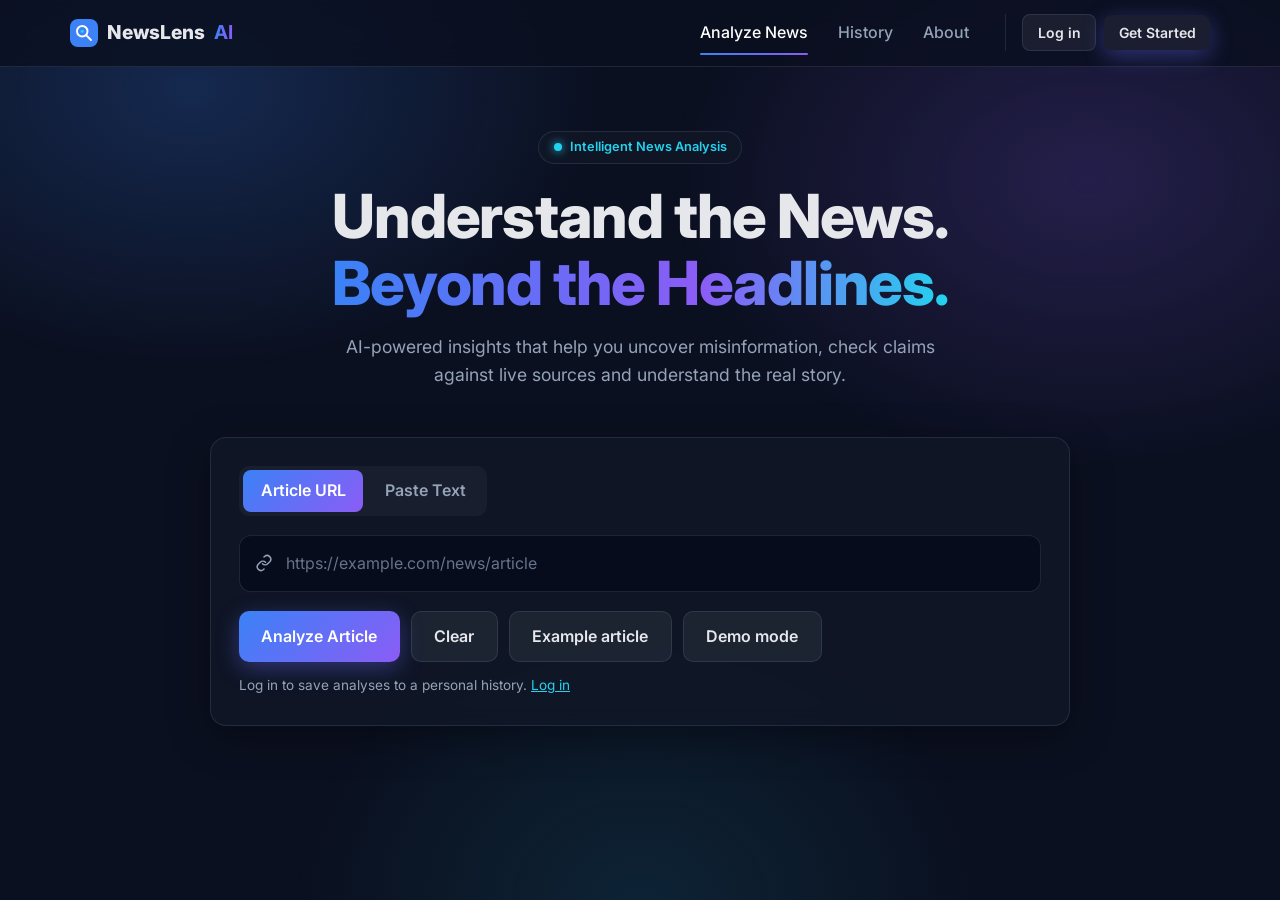
<file: frontend/index.html>
<!doctype html>
<html lang="en">
  <head>
    <meta charset="UTF-8" />
    <meta name="viewport" content="width=device-width, initial-scale=1.0" />
    <title>NewsLens AI - Intelligent News Analysis</title>
    <link
      href="https://fonts.googleapis.com/css2?family=Inter:wght@400;500;600;700;800&display=swap"
      rel="stylesheet"
    />
    <link rel="stylesheet" href="css/style.css" />
  </head>
  <body data-page="analyze">
    <div class="bg-glow" aria-hidden="true"></div>
    <div id="app-header"></div>

    <main class="wrap">
      <section class="hero">
        <span class="badge"><i class="dot"></i> Intelligent News Analysis</span>
        <h1>
          Understand the News.<br /><span class="grad"
            >Beyond the Headlines.</span
          >
        </h1>
        <p class="lead">
          AI-powered insights that help you uncover misinformation, check claims
          against live sources and understand the real story.
        </p>
      </section>

      <section class="card workspace">
        <div class="tabs" role="tablist">
          <button
            type="button"
            class="tab active"
            id="tab-url"
            role="tab"
            onclick="switchTab('url')"
          >
            Article URL
          </button>
          <button
            type="button"
            class="tab"
            id="tab-text"
            role="tab"
            onclick="switchTab('text')"
          >
            Paste Text
          </button>
        </div>

        <form
          id="url-form"
          autocomplete="off"
          novalidate
          onsubmit="analyzeArticle(event)"
        >
          <div class="input-icon">
            <svg
              viewBox="0 0 24 24"
              width="18"
              height="18"
              fill="none"
              stroke="currentColor"
              stroke-width="2"
              stroke-linecap="round"
            >
              <path d="M10 13a5 5 0 0 0 7 0l3-3a5 5 0 0 0-7-7l-1 1" />
              <path d="M14 11a5 5 0 0 0-7 0l-3 3a5 5 0 0 0 7 7l1-1" />
            </svg>
            <input
              type="url"
              id="article-url"
              name="articleUrl"
              autocomplete="off"
              inputmode="url"
              placeholder="https://example.com/news/article"
              class="field"
            />
          </div>
        </form>

        <div id="text-panel" class="hidden">
          <textarea
            id="article-text"
            name="articleBody"
            autocomplete="off"
            rows="8"
            class="field"
            placeholder="Paste the full article text here..."
            oninput="updateCount()"
          ></textarea>
          <div class="count" id="char-count">0 characters</div>
        </div>

        <div id="error-message" class="error hidden" role="alert"></div>

        <div class="actions">
          <button
            id="analyze-btn"
            type="button"
            class="btn btn-primary"
            onclick="analyzeArticle()"
          >
            Analyze Article
          </button>
          <button type="button" class="btn btn-ghost" onclick="clearInput()">
            Clear
          </button>
          <button type="button" class="btn btn-ghost" onclick="loadExample()">
            Example article
          </button>
          <button type="button" class="btn btn-ghost" onclick="runDemoMode()">
            Demo mode
          </button>
        </div>
        <p id="save-hint" class="hint"></p>

        <div id="loading" class="loading hidden">
          <div class="bar"><i id="bar-fill"></i></div>
          <p id="stage-text">Starting analysis...</p>
          <p class="hint">Fact-checking can take up to a minute.</p>
        </div>
      </section>

      <section id="results" class="hidden"></section>
    </main>

    <div id="toasts"></div>
    <script src="js/app.js"></script>
  </body>
</html>
</file>
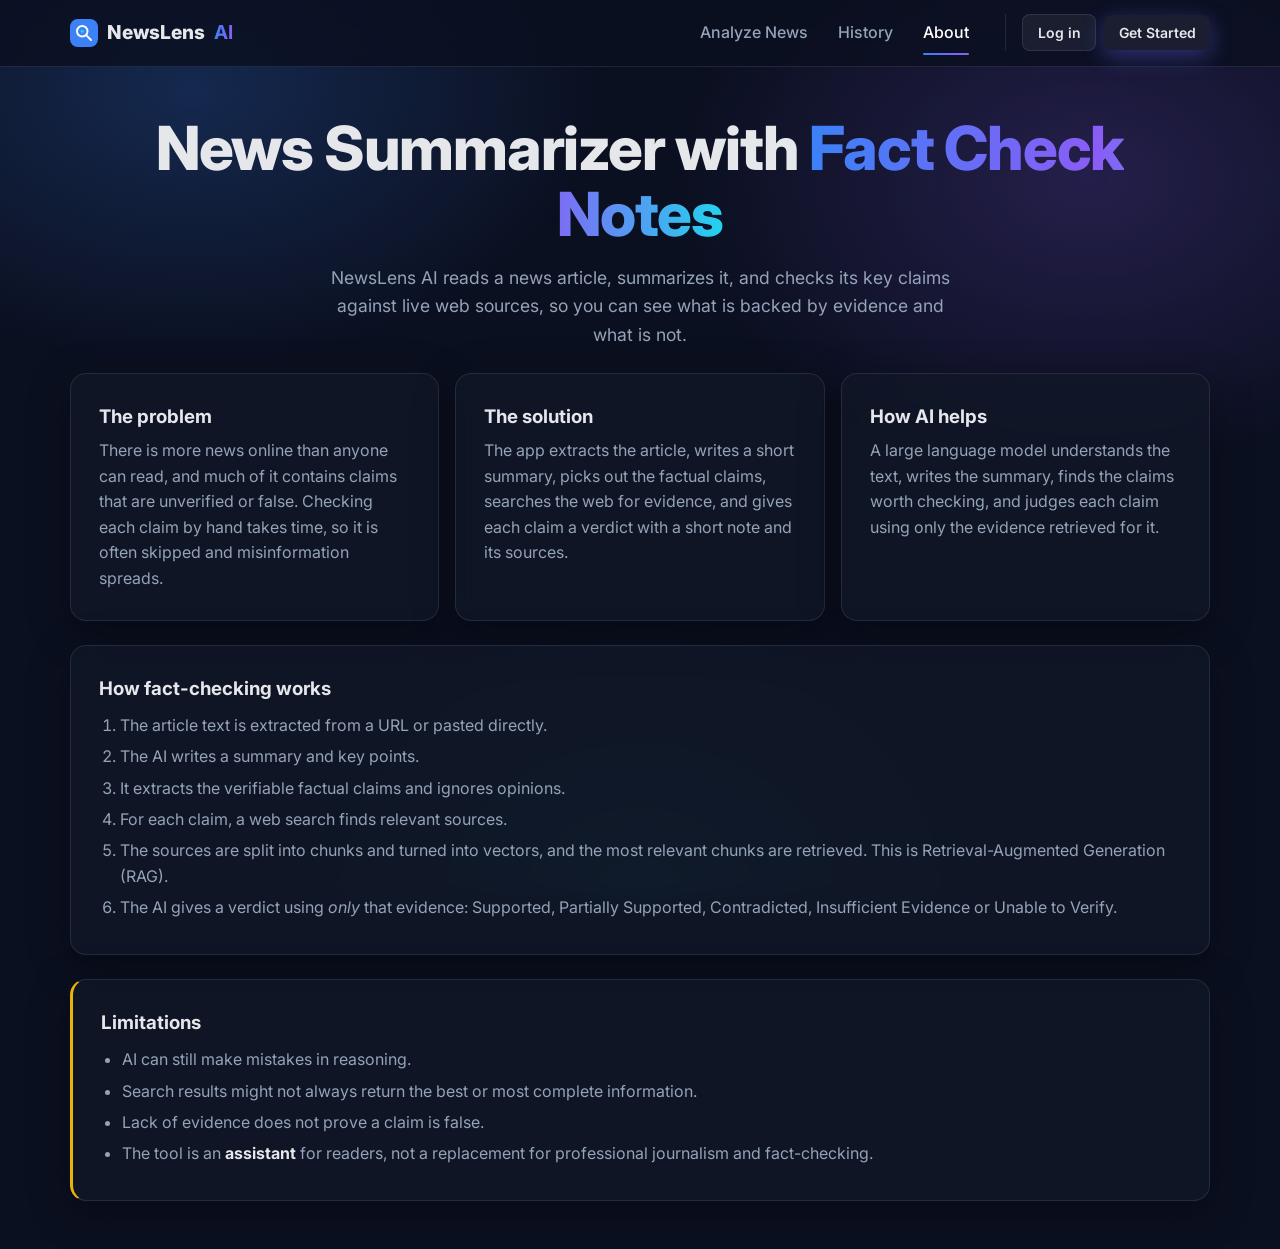
<file: frontend/about.html>
<!doctype html>
<html lang="en">
  <head>
    <meta charset="UTF-8" />
    <meta name="viewport" content="width=device-width, initial-scale=1.0" />
    <title>About - News Summarizer with Fact Check Notes</title>
    <link
      href="https://fonts.googleapis.com/css2?family=Inter:wght@400;500;600;700;800&display=swap"
      rel="stylesheet"
    />
    <link rel="stylesheet" href="css/style.css" />
  </head>
  <body data-page="about">
    <div class="bg-glow" aria-hidden="true"></div>
    <div id="app-header"></div>

    <main class="wrap">
      <section class="page-head">
        <h1>News Summarizer with <span class="grad">Fact Check Notes</span></h1>
        <p class="lead">
          NewsLens AI reads a news article, summarizes it, and checks its key
          claims against live web sources, so you can see what is backed by
          evidence and what is not.
        </p>
      </section>

      <section class="feature-grid">
        <div class="card feature">
          <h3>The problem</h3>
          <p>
            There is more news online than anyone can read, and much of it
            contains claims that are unverified or false. Checking each claim by
            hand takes time, so it is often skipped and misinformation spreads.
          </p>
        </div>
        <div class="card feature">
          <h3>The solution</h3>
          <p>
            The app extracts the article, writes a short summary, picks out the
            factual claims, searches the web for evidence, and gives each claim
            a verdict with a short note and its sources.
          </p>
        </div>
        <div class="card feature">
          <h3>How AI helps</h3>
          <p>
            A large language model understands the text, writes the summary,
            finds the claims worth checking, and judges each claim using only
            the evidence retrieved for it.
          </p>
        </div>
      </section>

      <section class="card prose">
        <h3>How fact-checking works</h3>
        <ol>
          <li>The article text is extracted from a URL or pasted directly.</li>
          <li>The AI writes a summary and key points.</li>
          <li>
            It extracts the verifiable factual claims and ignores opinions.
          </li>
          <li>For each claim, a web search finds relevant sources.</li>
          <li>
            The sources are split into chunks and turned into vectors, and the
            most relevant chunks are retrieved. This is Retrieval-Augmented
            Generation (RAG).
          </li>
          <li>
            The AI gives a verdict using <em>only</em> that evidence: Supported,
            Partially Supported, Contradicted, Insufficient Evidence or Unable
            to Verify.
          </li>
        </ol>
      </section>

      <section class="card prose note">
        <h3>Limitations</h3>
        <ul>
          <li>AI can still make mistakes in reasoning.</li>
          <li>
            Search results might not always return the best or most complete
            information.
          </li>
          <li>Lack of evidence does not prove a claim is false.</li>
          <li>
            The tool is an <strong>assistant</strong> for readers, not a
            replacement for professional journalism and fact-checking.
          </li>
        </ul>
      </section>
    </main>

    <div id="toasts"></div>
    <script src="js/app.js"></script>
  </body>
</html>
</file>
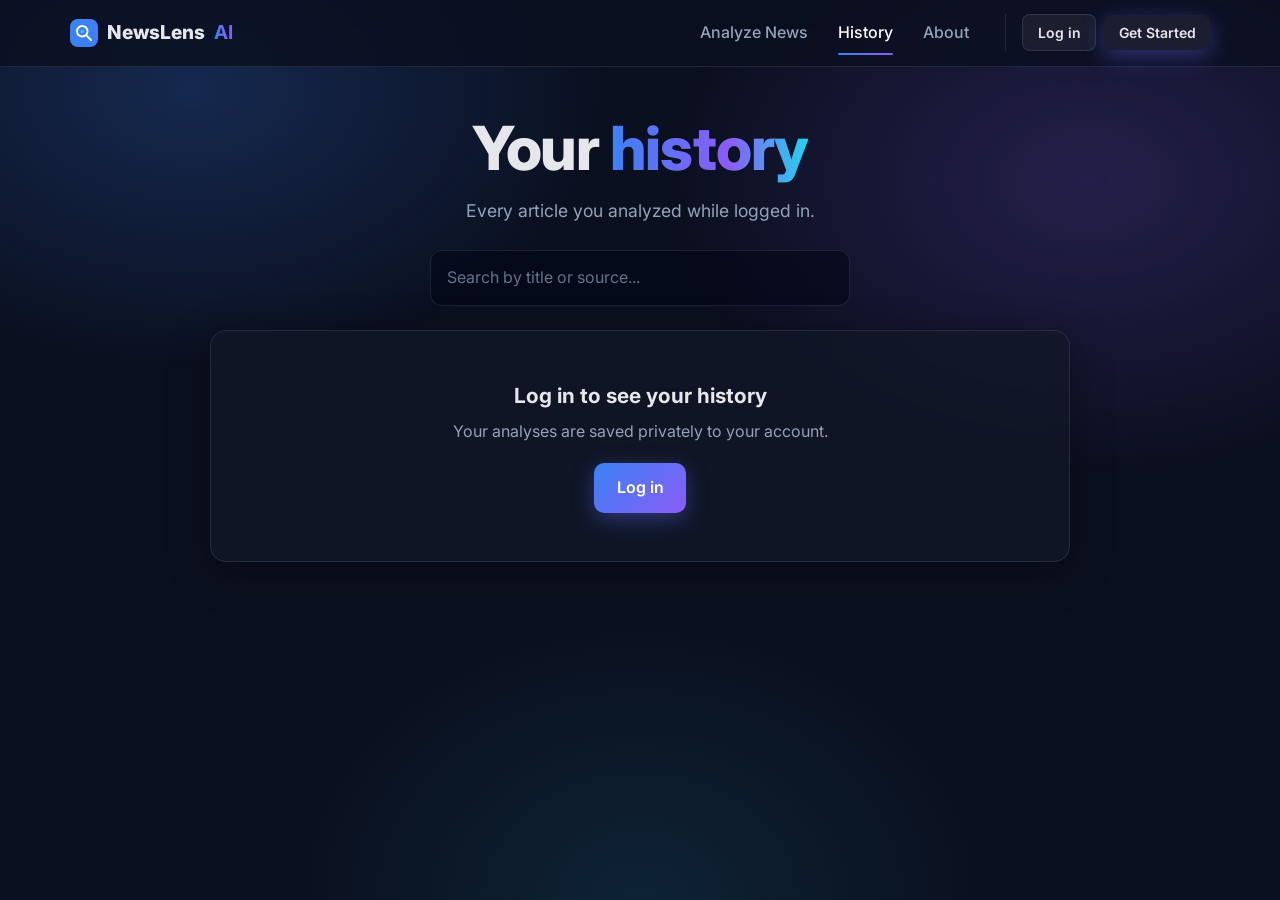
<file: frontend/history.html>
<!doctype html>
<html lang="en">
  <head>
    <meta charset="UTF-8" />
    <meta name="viewport" content="width=device-width, initial-scale=1.0" />
    <title>History - NewsLens AI</title>
    <link
      href="https://fonts.googleapis.com/css2?family=Inter:wght@400;500;600;700;800&display=swap"
      rel="stylesheet"
    />
    <link rel="stylesheet" href="css/style.css" />
  </head>
  <body data-page="history">
    <div class="bg-glow" aria-hidden="true"></div>
    <div id="app-header"></div>

    <main class="wrap">
      <section class="page-head">
        <h1>Your <span class="grad">history</span></h1>
        <p class="lead">Every article you analyzed while logged in.</p>
        <input
          type="search"
          id="history-search"
          name="historySearch"
          autocomplete="off"
          class="field search"
          placeholder="Search by title or source..."
          oninput="renderHistory()"
        />
      </section>
      <div id="history-list" class="history-list"></div>
    </main>

    <div id="toasts"></div>
    <script src="js/app.js"></script>
  </body>
</html>
</file>
<file: frontend/css/style.css>
:root {
  --bg: #0b1020;
  --surface: #111827;
  --glass: rgba(17, 24, 39, 0.72);
  --line: rgba(148, 163, 184, 0.16);
  --text: #e5e7eb;
  --muted: #94a3b8;
  --blue: #3b82f6;
  --violet: #8b5cf6;
  --cyan: #22d3ee;
  --ok: #22c55e;
  --mid: #eab308;
  --bad: #ef4444;
  --na: #94a3b8;
  --r: 16px;
}
* {
  box-sizing: border-box;
  margin: 0;
  padding: 0;
}
html {
  scroll-behavior: smooth;
}
body {
  font-family: "Inter", system-ui, sans-serif;
  background: var(--bg);
  color: var(--text);
  line-height: 1.6;
  min-height: 100vh;
  overflow-x: hidden;
}
.bg-glow {
  position: fixed;
  inset: 0;
  z-index: -1;
  background:
    radial-gradient(
      600px 400px at 15% 10%,
      rgba(59, 130, 246, 0.22),
      transparent 70%
    ),
    radial-gradient(
      600px 420px at 85% 20%,
      rgba(139, 92, 246, 0.2),
      transparent 70%
    ),
    radial-gradient(
      500px 400px at 50% 100%,
      rgba(34, 211, 238, 0.1),
      transparent 70%
    );
  animation: drift 16s ease-in-out infinite alternate;
}
@keyframes drift {
  to {
    transform: translateY(-24px) scale(1.06);
  }
}
.wrap {
  max-width: 1180px;
  margin: 0 auto;
  padding: 0 20px;
}
.hidden {
  display: none !important;
}
a {
  color: var(--cyan);
}
.grad {
  background: linear-gradient(
    90deg,
    var(--blue),
    var(--violet) 60%,
    var(--cyan)
  );
  -webkit-background-clip: text;
  background-clip: text;
  color: transparent;
}

.nav-bar {
  position: sticky;
  top: 0;
  z-index: 50;
  background: rgba(11, 16, 32, 0.8);
  backdrop-filter: blur(12px);
  border-bottom: 1px solid var(--line);
}
.nav-in {
  display: flex;
  align-items: center;
  gap: 1.5rem;
  padding: 0.8rem 20px;
  flex-wrap: wrap;
}
.brand {
  display: flex;
  align-items: center;
  gap: 0.55rem;
  font-weight: 800;
  font-size: 1.2rem;
  color: var(--text);
  text-decoration: none;
}
.brand b {
  background: linear-gradient(90deg, var(--blue), var(--violet));
  -webkit-background-clip: text;
  background-clip: text;
  color: transparent;
}
.links {
  display: flex;
  gap: 0.25rem;
  margin-left: auto;
}
.links a {
  color: var(--muted);
  text-decoration: none;
  font-weight: 500;
  padding: 0.45rem 0.8rem;
  border-radius: 8px;
  position: relative;
  transition: color 0.2s;
}
.links a:hover {
  color: var(--text);
}
.links a.active {
  color: #fff;
}
.links a.active::after {
  content: "";
  position: absolute;
  left: 0.8rem;
  right: 0.8rem;
  bottom: -2px;
  height: 2px;
  border-radius: 2px;
  background: linear-gradient(90deg, var(--blue), var(--violet));
}
.auth-nav {
  display: flex;
  align-items: center;
  gap: 0.5rem;
  padding-left: 1rem;
  border-left: 1px solid var(--line);
}
.user-chip {
  font-size: 0.85rem;
  color: var(--muted);
  max-width: 170px;
  overflow: hidden;
  text-overflow: ellipsis;
  white-space: nowrap;
}

.hero,
.page-head {
  text-align: center;
  padding: 4rem 0 2rem;
  animation: rise 0.7s ease both;
}
.page-head {
  padding: 3rem 0 1.5rem;
}
.hero h1,
.page-head h1 {
  font-size: clamp(2.1rem, 5.5vw, 3.8rem);
  line-height: 1.1;
  font-weight: 800;
  letter-spacing: -0.02em;
}
.lead {
  color: var(--muted);
  max-width: 640px;
  margin: 1rem auto 0;
  font-size: 1.1rem;
}
.badge {
  display: inline-flex;
  align-items: center;
  gap: 0.5rem;
  padding: 0.35rem 0.9rem;
  border: 1px solid var(--line);
  border-radius: 999px;
  background: var(--glass);
  font-size: 0.8rem;
  font-weight: 600;
  color: var(--cyan);
  margin-bottom: 1.2rem;
}
.dot {
  width: 8px;
  height: 8px;
  border-radius: 50%;
  background: var(--cyan);
  box-shadow: 0 0 10px var(--cyan);
  animation: pulse 2s infinite;
}
@keyframes pulse {
  50% {
    opacity: 0.35;
  }
}
@keyframes rise {
  from {
    opacity: 0;
    transform: translateY(16px);
  }
  to {
    opacity: 1;
    transform: none;
  }
}

.card,
.panel {
  background: var(--glass);
  border: 1px solid var(--line);
  border-radius: var(--r);
  backdrop-filter: blur(10px);
  box-shadow: 0 10px 40px rgba(0, 0, 0, 0.35);
}
.card {
  padding: 1.75rem;
}
.workspace {
  max-width: 860px;
  margin: 1rem auto 2.5rem;
  animation: rise 0.8s 0.1s ease both;
}
.tabs {
  display: inline-flex;
  gap: 0.25rem;
  padding: 0.25rem;
  background: rgba(255, 255, 255, 0.04);
  border-radius: 10px;
  margin-bottom: 1.2rem;
}
.tab {
  border: 0;
  background: none;
  color: var(--muted);
  padding: 0.5rem 1.1rem;
  border-radius: 8px;
  font: inherit;
  font-weight: 600;
  cursor: pointer;
  transition: 0.2s;
}
.tab.active {
  background: linear-gradient(135deg, var(--blue), var(--violet));
  color: #fff;
}
.field {
  width: 100%;
  background: rgba(2, 6, 23, 0.55);
  border: 1px solid var(--line);
  border-radius: 12px;
  color: var(--text);
  padding: 0.9rem 1rem;
  font: inherit;
  outline: none;
  transition:
    border 0.2s,
    box-shadow 0.2s;
}
.field:focus {
  border-color: var(--blue);
  box-shadow: 0 0 0 3px rgba(59, 130, 246, 0.25);
}
.field::placeholder {
  color: #64748b;
}
.input-icon {
  position: relative;
  color: var(--muted);
}
.input-icon svg {
  position: absolute;
  left: 1rem;
  top: 50%;
  transform: translateY(-50%);
}
.input-icon .field {
  padding-left: 2.9rem;
}
textarea.field {
  resize: vertical;
  min-height: 170px;
}
.count {
  text-align: right;
  font-size: 0.8rem;
  color: var(--muted);
  margin-top: 0.35rem;
}
.search {
  max-width: 420px;
  margin: 1.5rem auto 0;
}
.actions {
  display: flex;
  flex-wrap: wrap;
  gap: 0.7rem;
  margin-top: 1.2rem;
}
.btn {
  border: 0;
  border-radius: 10px;
  padding: 0.75rem 1.4rem;
  font: inherit;
  font-weight: 600;
  cursor: pointer;
  transition:
    transform 0.15s,
    box-shadow 0.2s,
    opacity 0.2s;
}
.btn:hover {
  transform: translateY(-2px);
}
.btn:disabled {
  opacity: 0.55;
  cursor: not-allowed;
  transform: none;
}
.btn-primary,
.nav-btn-primary {
  background: linear-gradient(135deg, var(--blue), var(--violet));
  color: #fff;
  box-shadow: 0 6px 22px rgba(99, 102, 241, 0.4);
}
.btn-ghost,
.nav-btn {
  background: rgba(255, 255, 255, 0.06);
  color: var(--text);
  border: 1px solid var(--line);
}
.nav-btn {
  border-radius: 8px;
  padding: 0.4rem 0.9rem;
  font: inherit;
  font-size: 0.875rem;
  font-weight: 600;
  cursor: pointer;
}
.nav-btn-primary {
  border: 0;
}
.hint {
  color: var(--muted);
  font-size: 0.85rem;
  margin-top: 0.8rem;
}
.error {
  background: rgba(239, 68, 68, 0.12);
  border: 1px solid rgba(239, 68, 68, 0.4);
  color: #fca5a5;
  border-radius: 10px;
  padding: 0.8rem 1rem;
  margin-top: 1rem;
  white-space: pre-wrap;
  word-break: break-word;
}

.loading {
  margin-top: 1.5rem;
  text-align: center;
}
.bar {
  height: 6px;
  background: rgba(255, 255, 255, 0.08);
  border-radius: 6px;
  overflow: hidden;
}
.bar i {
  display: block;
  height: 100%;
  width: 5%;
  border-radius: 6px;
  background: linear-gradient(90deg, var(--blue), var(--violet), var(--cyan));
  transition: width 1.2s ease;
}
#stage-text {
  margin-top: 0.8rem;
  font-weight: 600;
}

#results {
  animation: rise 0.6s ease both;
  padding-bottom: 3rem;
}
.res-head {
  margin: 1rem 0 1.2rem;
}
.res-head h2 {
  font-size: 1.7rem;
  line-height: 1.25;
}
.res-head p {
  color: var(--muted);
}
.grid3 {
  display: grid;
  grid-template-columns: repeat(3, 1fr);
  gap: 1rem;
  margin-bottom: 1rem;
}
.grid2 {
  display: grid;
  grid-template-columns: 1fr 1.5fr;
  gap: 1rem;
  align-items: start;
}
.panel {
  padding: 1.4rem;
}
.panel h3 {
  font-size: 0.8rem;
  text-transform: uppercase;
  letter-spacing: 0.08em;
  color: var(--muted);
  margin-bottom: 1rem;
}
.ring {
  --p: 0;
  width: 130px;
  height: 130px;
  border-radius: 50%;
  margin: 0 auto;
  display: grid;
  place-items: center;
  background: conic-gradient(
    var(--blue),
    var(--violet) calc(var(--p) * 1%),
    rgba(255, 255, 255, 0.08) 0
  );
}
.ring span {
  width: 100px;
  height: 100px;
  border-radius: 50%;
  background: var(--surface);
  display: grid;
  place-items: center;
  font-size: 1.8rem;
  font-weight: 800;
}
.caption {
  text-align: center;
  color: var(--muted);
  font-size: 0.82rem;
  margin-top: 0.8rem;
}
.stack {
  display: flex;
  height: 12px;
  border-radius: 8px;
  overflow: hidden;
  background: rgba(255, 255, 255, 0.08);
  margin-bottom: 1rem;
}
.stack i {
  display: block;
  height: 100%;
}
.legend div {
  display: flex;
  justify-content: space-between;
  font-size: 0.9rem;
  padding: 0.2rem 0;
}
.legend b {
  font-weight: 700;
}
.sw {
  display: inline-block;
  width: 10px;
  height: 10px;
  border-radius: 3px;
  margin-right: 0.5rem;
}
.ok {
  --c: var(--ok);
}
.mid {
  --c: var(--mid);
}
.bad {
  --c: var(--bad);
}
.na {
  --c: var(--na);
}
.sw,
.stack i {
  background: var(--c);
}
.panel p {
  color: #cbd5e1;
}
.panel ul {
  padding-left: 1.2rem;
  margin-top: 0.5rem;
  color: #cbd5e1;
}
.panel h4 {
  margin: 1.2rem 0 0.3rem;
  color: var(--text);
}
.chips {
  display: flex;
  flex-wrap: wrap;
  gap: 0.4rem;
  margin-top: 0.5rem;
}
.chip {
  padding: 0.25rem 0.7rem;
  border-radius: 999px;
  background: rgba(139, 92, 246, 0.15);
  border: 1px solid rgba(139, 92, 246, 0.35);
  font-size: 0.82rem;
}
details.claim {
  border: 1px solid var(--line);
  border-radius: 12px;
  margin-bottom: 0.7rem;
  background: rgba(2, 6, 23, 0.4);
  overflow: hidden;
  transition: border 0.2s;
}
details.claim:hover {
  border-color: rgba(59, 130, 246, 0.5);
}
details.claim summary {
  list-style: none;
  cursor: pointer;
  padding: 1rem;
  display: flex;
  gap: 0.8rem;
  align-items: flex-start;
  justify-content: space-between;
}
details.claim summary::-webkit-details-marker {
  display: none;
}
.claim-text {
  font-weight: 500;
}
.vb {
  flex: none;
  font-size: 0.72rem;
  font-weight: 700;
  padding: 0.25rem 0.7rem;
  border-radius: 999px;
  color: var(--c);
  border: 1px solid var(--c);
  background: rgba(255, 255, 255, 0.04);
  white-space: nowrap;
}
.claim-body {
  padding: 0 1rem 1rem;
}
.note-box {
  background: rgba(59, 130, 246, 0.08);
  border-left: 3px solid var(--blue);
  padding: 0.8rem 1rem;
  border-radius: 0 8px 8px 0;
  font-size: 0.92rem;
  color: #cbd5e1;
}
.src {
  display: flex;
  justify-content: space-between;
  gap: 1rem;
  padding: 0.55rem 0;
  border-bottom: 1px solid var(--line);
  font-size: 0.88rem;
}
.src:last-child {
  border: 0;
}
.src small {
  display: block;
  color: var(--muted);
}
.trust {
  font-size: 0.72rem;
  color: var(--muted);
  white-space: nowrap;
}

.history-list {
  display: grid;
  gap: 0.8rem;
  padding-bottom: 3rem;
  max-width: 860px;
  margin: 0 auto;
}
.h-item {
  display: flex;
  align-items: center;
  gap: 1rem;
  justify-content: space-between;
  padding: 1.1rem 1.3rem;
  transition:
    transform 0.2s,
    border 0.2s;
}
.h-item:hover {
  transform: translateY(-2px);
  border-color: rgba(59, 130, 246, 0.5);
}
.h-item h3 {
  font-size: 1rem;
  margin-bottom: 0.2rem;
}
.h-item p {
  color: var(--muted);
  font-size: 0.85rem;
}
.h-actions {
  display: flex;
  gap: 0.5rem;
  flex: none;
}
.empty {
  text-align: center;
  padding: 3rem 1rem;
}
.empty h3 {
  font-size: 1.3rem;
  margin-bottom: 0.4rem;
}
.empty p {
  color: var(--muted);
  margin-bottom: 1.2rem;
}
.feature-grid {
  display: grid;
  grid-template-columns: repeat(auto-fit, minmax(260px, 1fr));
  gap: 1rem;
  margin-bottom: 1.5rem;
}
.feature {
  transition:
    transform 0.2s,
    border 0.2s;
}
.feature:hover {
  transform: translateY(-4px);
  border-color: rgba(139, 92, 246, 0.5);
}
.feature h3 {
  margin-bottom: 0.4rem;
}
.feature p {
  color: var(--muted);
}
.prose {
  margin-bottom: 1.5rem;
}
.prose h3 {
  margin-bottom: 0.6rem;
}
.prose ol,
.prose ul {
  padding-left: 1.3rem;
  color: var(--muted);
}
.prose li {
  margin: 0.35rem 0;
}
.prose strong {
  color: var(--text);
}
.prose.note {
  border-left: 3px solid var(--mid);
  margin-bottom: 3rem;
}
.skel {
  height: 84px;
  border-radius: var(--r);
  background: linear-gradient(
    90deg,
    rgba(255, 255, 255, 0.04),
    rgba(255, 255, 255, 0.09),
    rgba(255, 255, 255, 0.04)
  );
  background-size: 200% 100%;
  animation: sh 1.3s infinite;
}
@keyframes sh {
  to {
    background-position: -200% 0;
  }
}

.modal-overlay {
  position: fixed;
  inset: 0;
  background: rgba(2, 6, 23, 0.7);
  backdrop-filter: blur(4px);
  display: flex;
  align-items: center;
  justify-content: center;
  padding: 1rem;
  z-index: 100;
}
.modal-box {
  position: relative;
  width: 100%;
  max-width: 400px;
  background: var(--surface);
  border: 1px solid var(--line);
  border-radius: 18px;
  padding: 2rem;
  animation: rise 0.3s ease both;
}
.modal-box h2 {
  margin-bottom: 0.2rem;
}
.modal-sub {
  color: var(--muted);
  font-size: 0.9rem;
  margin-bottom: 1rem;
}
.modal-close {
  position: absolute;
  top: 0.7rem;
  right: 1rem;
  background: none;
  border: 0;
  color: var(--muted);
  font-size: 1.6rem;
  cursor: pointer;
}
.field-label {
  display: block;
  font-size: 0.82rem;
  font-weight: 600;
  margin: 0.8rem 0 0.3rem;
}
.btn-block {
  width: 100%;
  margin-top: 1.2rem;
}
.modal-switch {
  margin-top: 1rem;
  text-align: center;
  font-size: 0.9rem;
  color: var(--muted);
}
#toasts {
  position: fixed;
  right: 1rem;
  bottom: 1rem;
  display: grid;
  gap: 0.5rem;
  z-index: 200;
}
.toast {
  background: var(--surface);
  border: 1px solid var(--line);
  border-left: 3px solid var(--blue);
  padding: 0.7rem 1rem;
  border-radius: 10px;
  animation: rise 0.3s ease both;
  max-width: 320px;
}
.toast.err {
  border-left-color: var(--bad);
}
.toast.good {
  border-left-color: var(--ok);
}

@media (max-width: 860px) {
  .grid3,
  .grid2 {
    grid-template-columns: 1fr;
  }
  .links {
    margin-left: 0;
    order: 3;
    width: 100%;
    overflow-x: auto;
  }
  .auth-nav {
    margin-left: auto;
    border: 0;
    padding: 0;
  }
  .h-item {
    flex-direction: column;
    align-items: flex-start;
  }
}
@media (prefers-reduced-motion: reduce) {
  * {
    animation: none !important;
    transition: none !important;
  }
}
</file>
